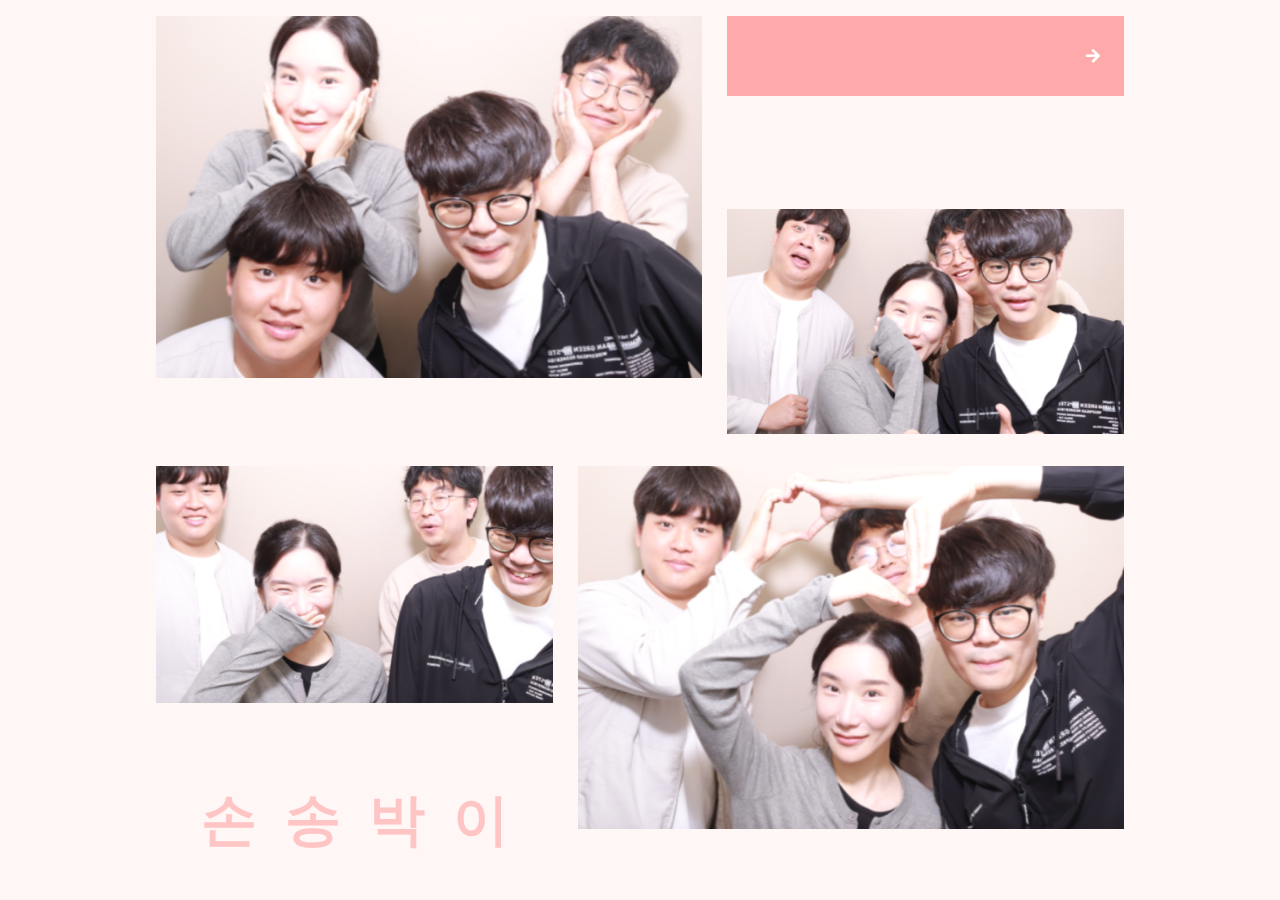
<file: Group_Page/index.html>
<!DOCTYPE html>
<html lang="en">
  <head>
    <title>W3.CSS Template</title>
    <meta charset="UTF-8" />
    <meta name="viewport" content="width=device-width, initial-scale=1" />
    <link
      rel="stylesheet"
      href="https://cdnjs.cloudflare.com/ajax/libs/font-awesome/5.8.2/css/all.min.css"
    />
  </head>
  <style>
    * {
      box-sizing: border-box;
      padding: 0px;
      margin: 0px;
    }
    .container {
      width: 100vw;
      height: 100vh;
      text-align: center;
      background-color: #fff6f6;
      display: flex;
      flex-direction: column;
      align-items: center;
      position: relative;
    }

    .first_line {
      width: 80%;
      height: 50%;
      display: flex;
      flex-direction: row-reverse;
      justify-content: space-around;
      padding: 16px;
    }

    .first_line .sub_container1 {
      width: 55%;
      height: 100%;
      overflow: hidden;
    }

    .img1 {
      width: 100%;
    }

    .first_line .sub_container2 {
      display: flex;
      flex-direction: column;
      justify-content: space-between;
      width: 40%;
      height: 100%;
    }

    .arrow {
      background-color: #ffaaaa;
      margin-bottom: 16px;
      height: 80px;
      position: relative;
      display: flex;
      align-items: center;
    }

    .arrow:hover {
      cursor: pointer;
    }

    .second_line {
      width: 80%;
      height: 50%;
      display: flex;
      flex-direction: row-reverse;
      justify-content: space-around;
      padding: 16px;
    }

    .second_line .sub_container1 {
      display: flex;
      flex-direction: column;
      width: 40%;
      height: 100%;
      justify-content: space-between;
    }

    .text-box {
      font-size: 56px;
      font-weight: bolder;
      color: #ffc5c5;
      height: 30%;
      display: flex;
      align-items: center;
      justify-content: center;
    }

    .second_line .sub_container2 {
      width: 55%;
      height: 100%;
      overflow: hidden;
    }

    .img-wrapper {
      height: 70%;
      overflow: hidden;
    }

    .img3 {
      width: 100%;
    }

    .arro-icon {
      position: absolute;
      right: 24px;
    }

    .img4 {
      width: 100%;
    }

    @media (max-width: 1000px) {
      .container {
        height: auto;
      }

      .first_line {
        height: auto;
        flex-direction: column;
        align-items: center;
      }

      .first_line .sub_container1 {
        width: 80%;
      }

      .first_line .sub_container2 {
        flex-direction: column;
        justify-content: space-between;
        width: 80%;
        margin-bottom: 16px;
      }

      .second_line {
        height: auto;
        flex-direction: column;
        align-items: center;
      }

      .second_line .sub_container1 {
        width: 80%;
      }

      .second_line .sub_container2 {
        width: 80%;
        height: auto;
        margin-bottom: 16px;
      }

      .text-box {
        font-size: 8vw;
      }
    }
  </style>
  <body>
    <div class="container">
      <div class="first_line">
        <div class="sub_container2">
          <div class="arrow" id="arrow">
            <i class="fas fa-arrow-right arro-icon" style="color: #ffffff"></i>
          </div>
          <img src="img/team/team_2.png" , alt="..." class="img2" />
        </div>
        <div class="sub_container1">
          <img src="img/team/team_1.png" , alt="..." class="img1" />
        </div>
      </div>
      <div class="second_line">
        <div class="sub_container2">
          <img src="img/team/team_4.png" , alt="..." class="img4" />
        </div>
        <div class="sub_container1">
          <div class="img-wrapper">
            <img src="img/team/team_3.png" , alt="..." class="img3" />
          </div>
          <div class="text-box">손&nbsp&nbsp송&nbsp&nbsp박&nbsp&nbsp이</div>
        </div>
      </div>
    </div>

    <script>
      document.getElementById("arrow").onclick = () => {
        location.href = "main.html";
      };
    </script>
  </body>
</html>
</file>
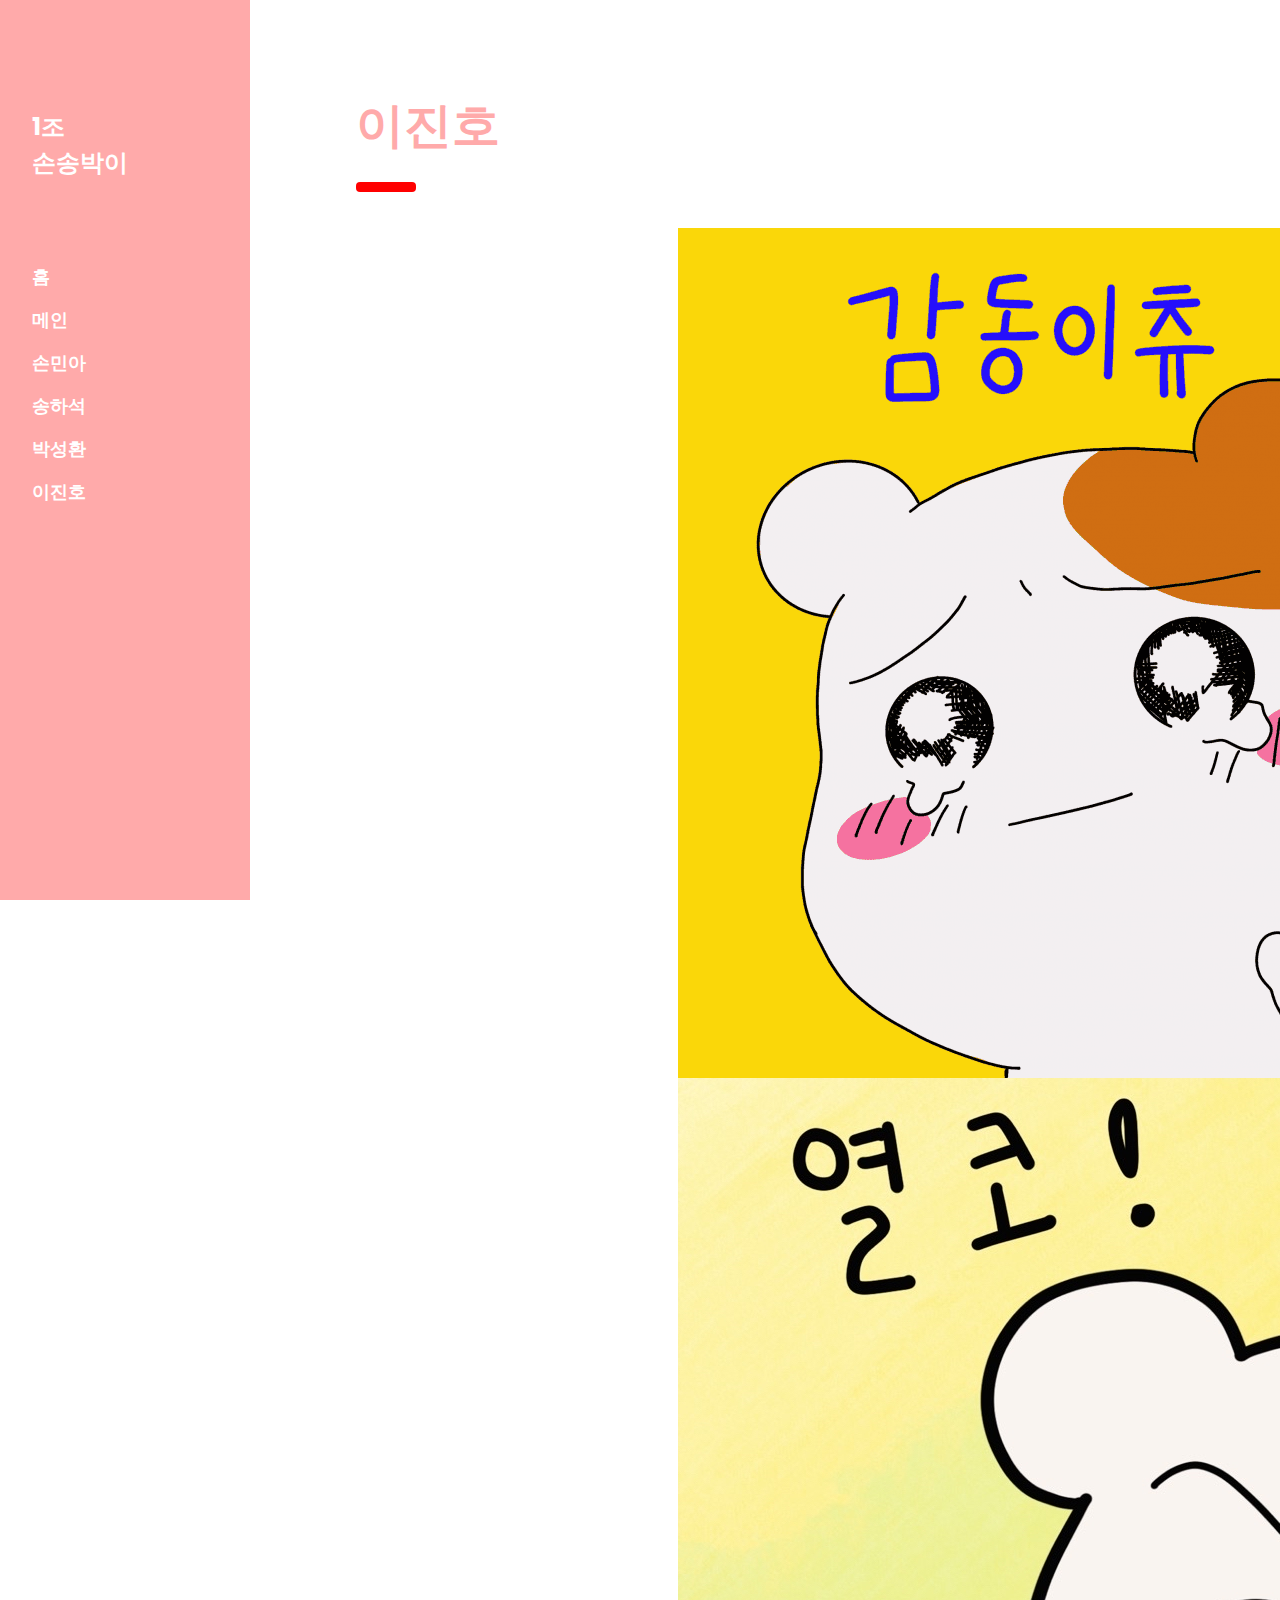
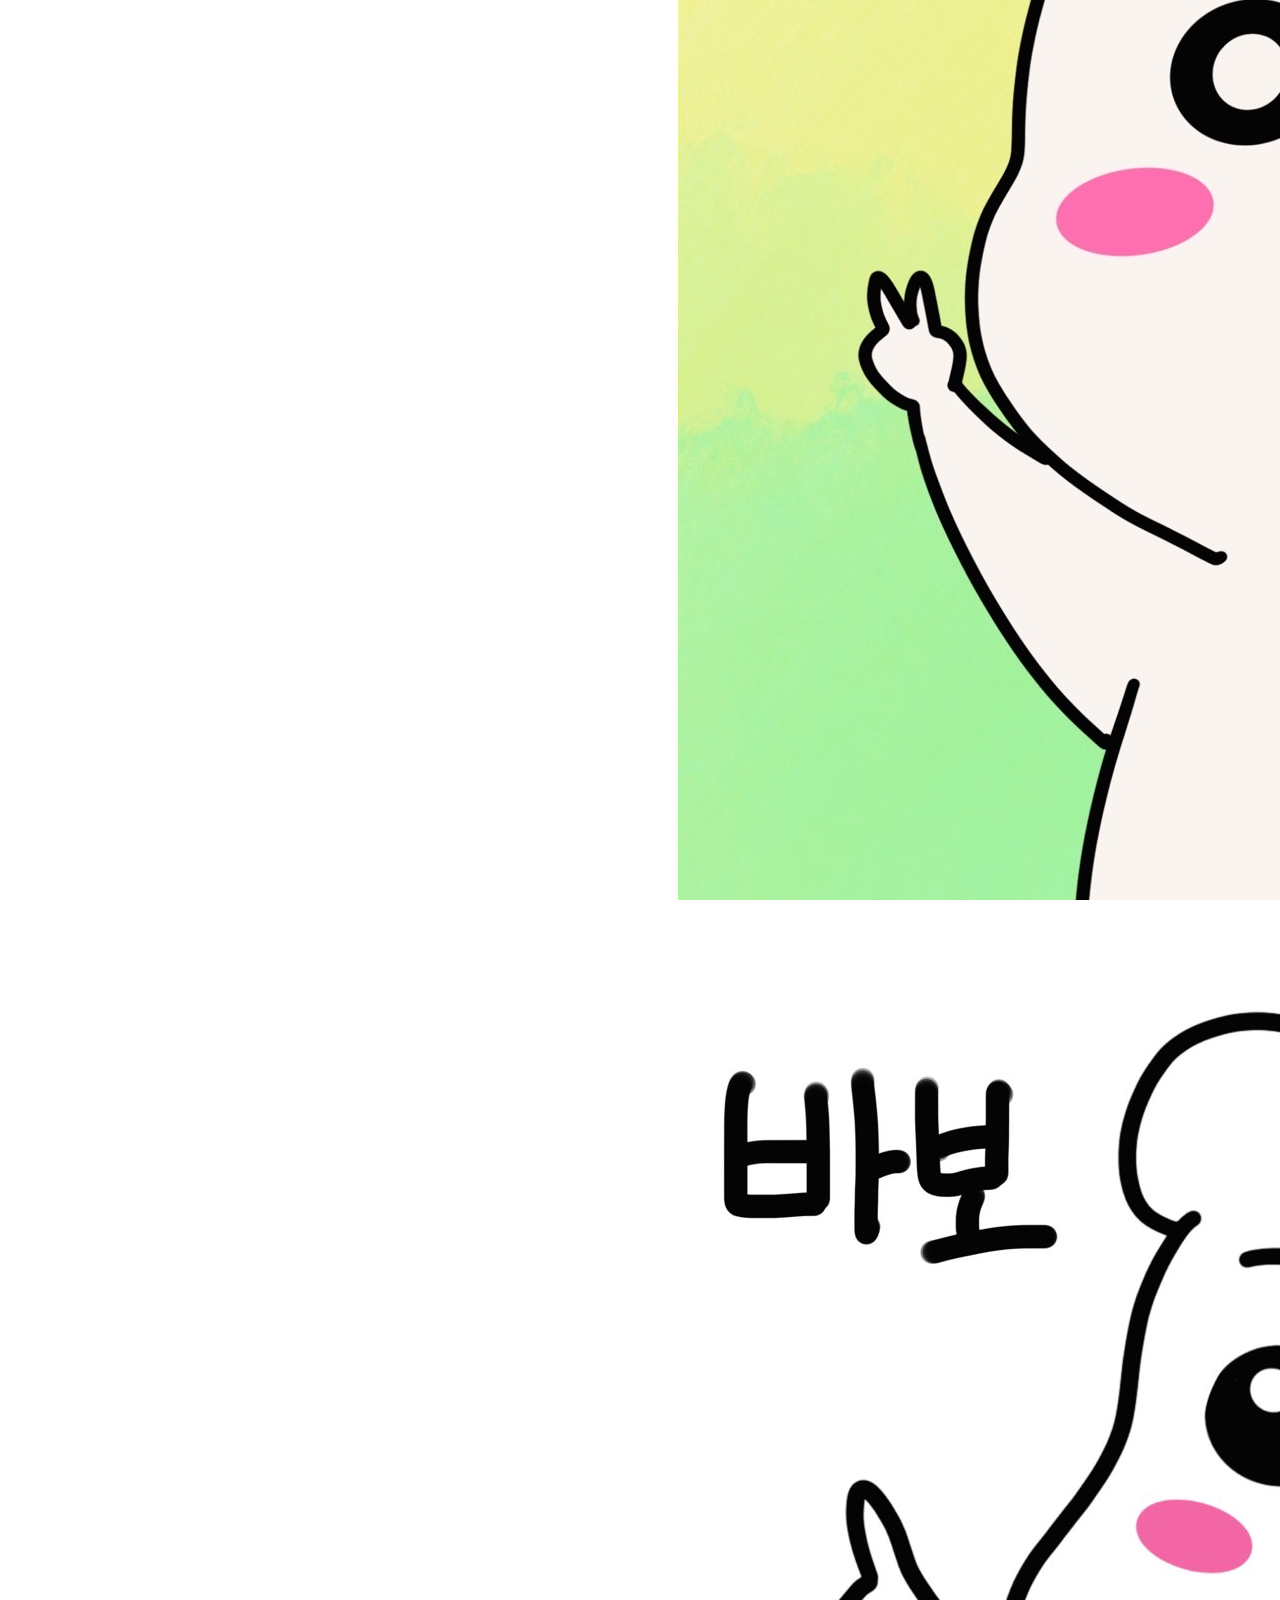
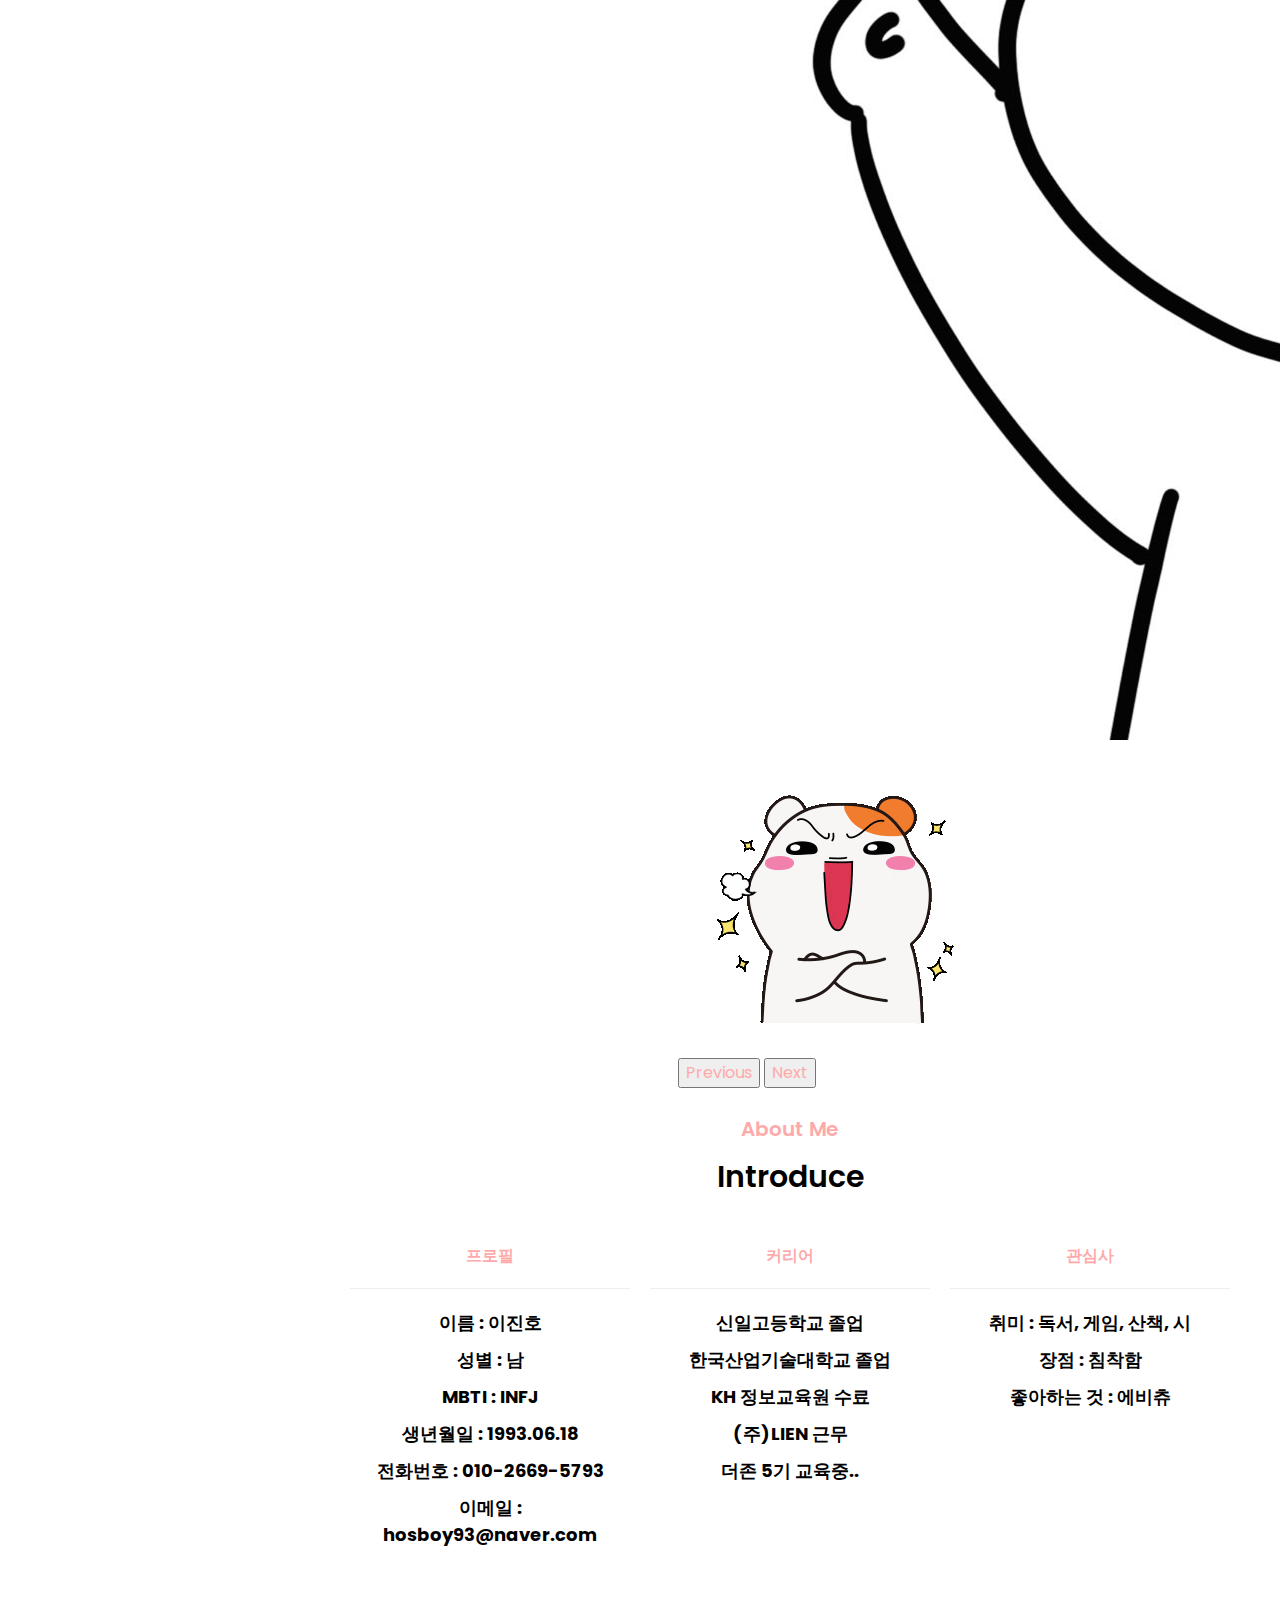
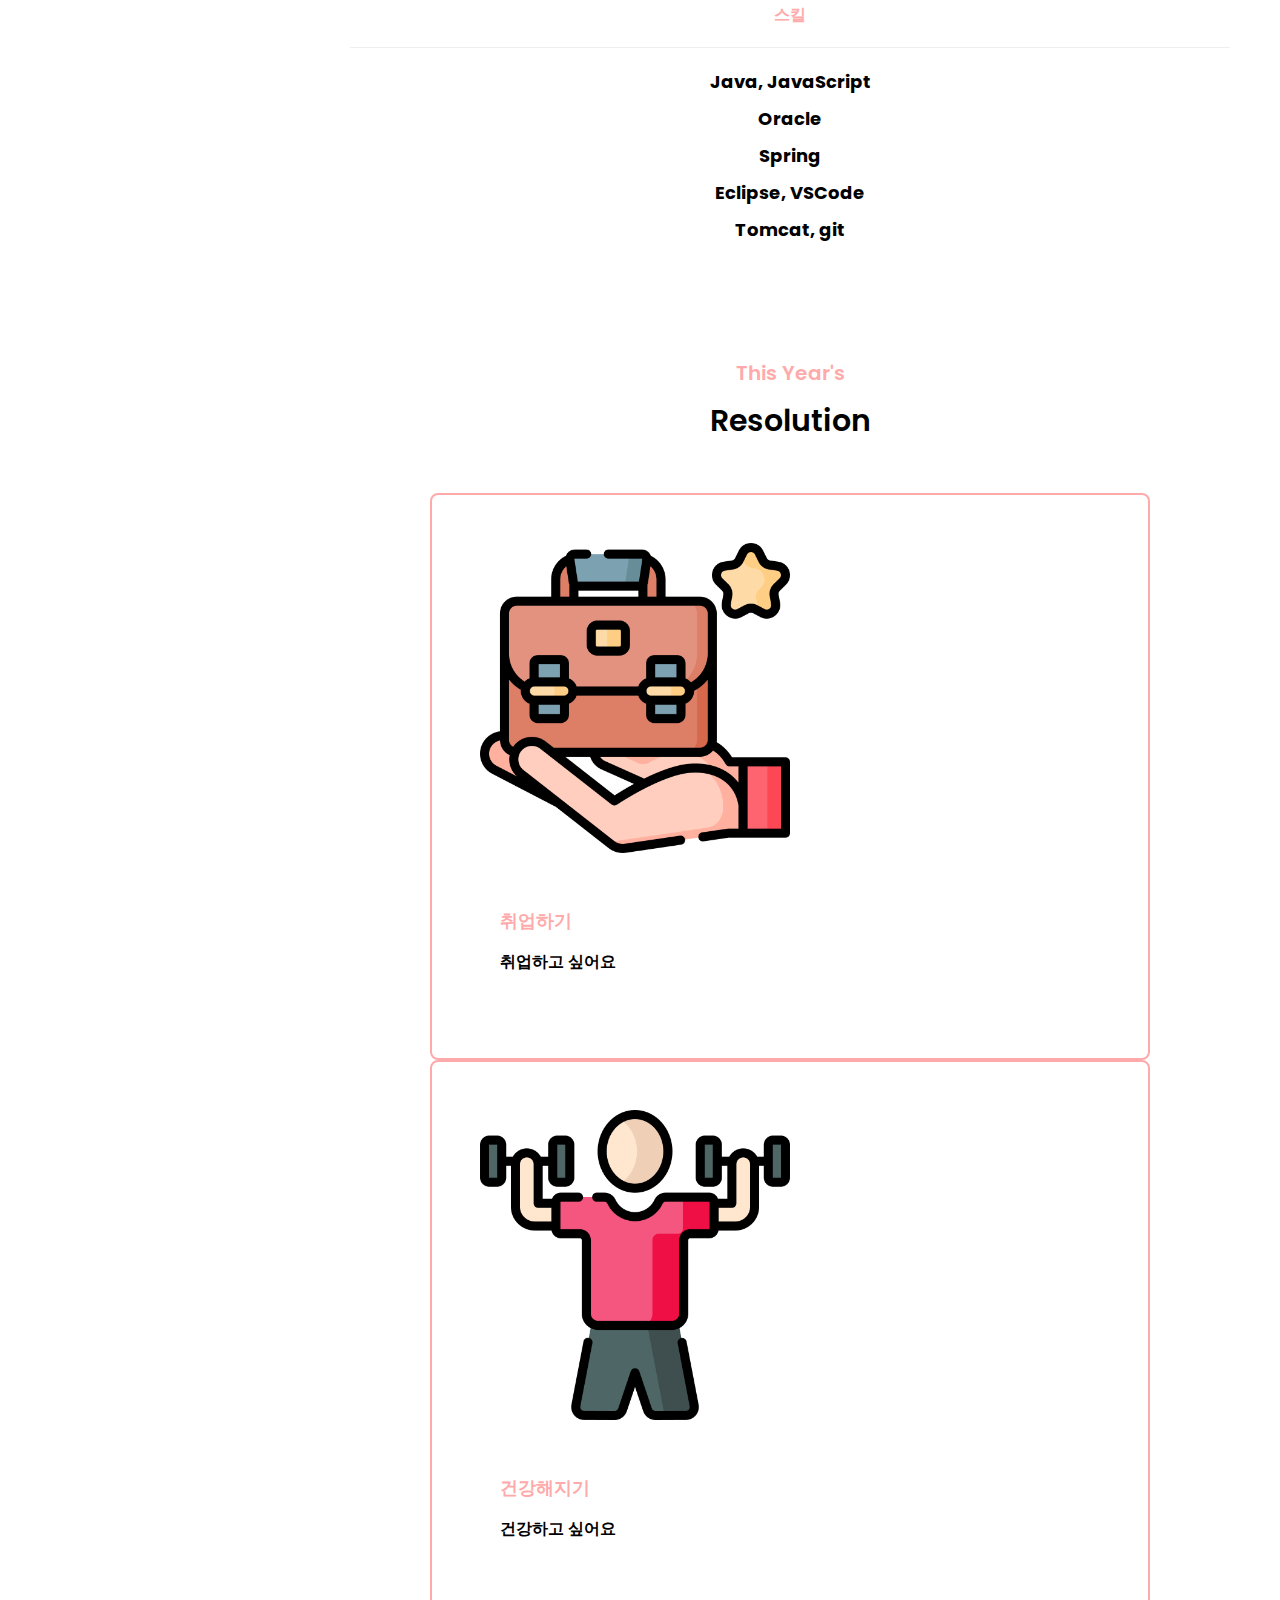
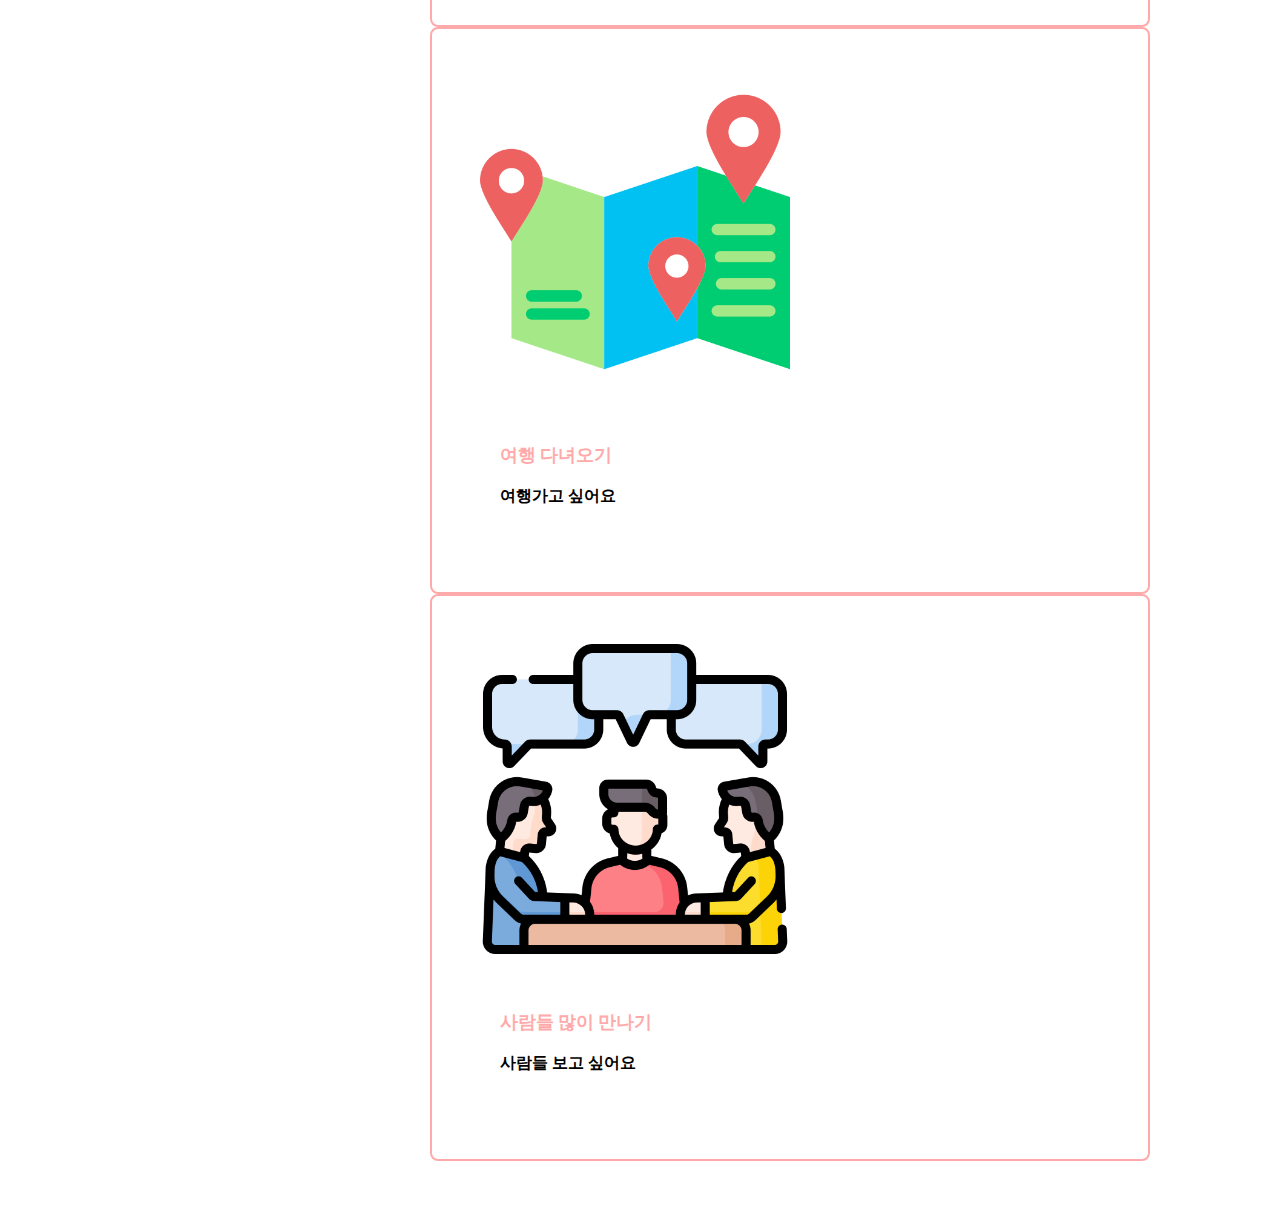
<file: Group_Page/ljh.html>
<!DOCTYPE html>
<html lang="en">
  <head>
    <title>W3.CSS Template</title>
    <meta charset="UTF-8" />
    <meta name="viewport" content="width=device-width, initial-scale=1" />
    <link rel="stylesheet" href="https://www.w3schools.com/w3css/4/w3.css" />
    <link
      href="https://cdn.jsdelivr.net/npm/bootstrap@5.2.3/dist/css/bootstrap.min.css"
      rel="stylesheet"
      integrity="sha384-rbsA2VBKQhggwzxH7pPCaAqO46MgnOM80zW1RWuH61DGLwZJEdK2Kadq2F9CUG65"
      crossorigin="anonymous"
    />
    <link
      rel="stylesheet"
      href="https://fonts.googleapis.com/css?family=Poppins"
    />
    <script
      src="https://cdn.jsdelivr.net/npm/bootstrap@5.2.3/dist/js/bootstrap.bundle.min.js"
      integrity="sha384-kenU1KFdBIe4zVF0s0G1M5b4hcpxyD9F7jL+jjXkk+Q2h455rYXK/7HAuoJl+0I4"
      crossorigin="anonymous"
    ></script>
    <link rel="stylesheet" type="text/css" href="css/ljh.css" />
  </head>
  <body>
    <!-- Sidebar/menu -->
    <nav
      class="w3-sidebar w3-red w3-collapse w3-top w3-large w3-padding"
      style="z-index: 3; width: 250px; font-weight: bold"
      id="mySidebar"
    >
      <br />
      <a
        href="javascript:void(0)"
        onclick="w3_close()"
        class="w3-button w3-hide-large w3-display-topleft"
        style="width: 100%; font-size: 22px"
        >Close Menu</a
      >
      <div class="w3-container">
        <h3 class="w3-padding-64">
          <b>1조<br />손송박이</b>
        </h3>
      </div>
      <div class="w3-bar-block">
        <a
          href="index.html"
          onclick="w3_close()"
          class="w3-bar-item w3-button w3-hover-white"
          >홈</a
        >
        <a
          href="main.html"
          onclick="w3_close()"
          class="w3-bar-item w3-button w3-hover-white"
          >메인</a
        >
        <a
          href="sma.html"
          onclick="w3_close()"
          class="w3-bar-item w3-button w3-hover-white"
          >손민아</a
        >
        <a
          href="shs.html"
          onclick="w3_close()"
          class="w3-bar-item w3-button w3-hover-white"
          >송하석</a
        >
        <a
          href="psh.html"
          onclick="w3_close()"
          class="w3-bar-item w3-button w3-hover-white"
          >박성환</a
        >
        <a
          href="ljh.html"
          onclick="w3_close()"
          class="w3-bar-item w3-button w3-hover-white"
          >이진호</a
        >
      </div>
    </nav>

    <!-- Top menu on small screens -->
    <header
      class="w3-container w3-top w3-hide-large w3-red w3-xlarge w3-padding"
    >
      <a
        href="javascript:void(0)"
        class="w3-button w3-red w3-margin-right"
        onclick="w3_open()"
        >☰</a
      >
      <span id="titleName"><b>손송박이</b></span>
    </header>

    <!-- Overlay effect when opening sidebar on small screens -->
    <div
      class="w3-overlay w3-hide-large"
      onclick="w3_close()"
      style="cursor: pointer"
      title="close side menu"
      id="myOverlay"
    ></div>

    <!-- !PAGE CONTENT! -->
    <div class="w3-main" style="margin-left: 340px; margin-right: 40px">
      <!-- Header -->
      <div class="w3-container" style="margin-top: 80px" id="showcase">
        <h1 class="w3-xxxlarge w3-text" style="color: #ffaaaa">
          <a
            href="http://192.168.0.172:8091/Group_Homework/map.html"
            target="blank"
            ><b>이진호</b></a
          >
        </h1>
        <hr style="width: 50px; border: 5px solid red" class="w3-round" />
      </div>
      <!-- About Me start-->
      <div class="introduceContainer">
        <!-- carousel start -->
        <div class="carouselContainer">
          <div
            id="carouselExampleControls"
            class="carousel slide"
            data-bs-ride="carousel"
          >
            <div class="carousel-inner">
              <div class="carousel-item active">
                <img
                  src="img/ljh/ebichu1.png"
                  class="d-block w-100"
                  alt="..."
                />
              </div>
              <div class="carousel-item">
                <img
                  src="img/ljh/ebichu2.jpg"
                  class="d-block w-100"
                  alt="..."
                />
              </div>
              <div class="carousel-item">
                <img
                  src="img/ljh/ebichu3.jpg"
                  class="d-block w-100"
                  alt="..."
                />
              </div>
              <div class="carousel-item">
                <img
                  src="img/ljh/ebichu4.gif"
                  class="d-block w-100"
                  alt="..."
                />
              </div>
            </div>
            <button
              class="carousel-control-prev"
              type="button"
              data-bs-target="#carouselExampleControls"
              data-bs-slide="prev"
            >
              <span
                class="carousel-control-prev-icon"
                aria-hidden="true"
              ></span>
              <span class="visually-hidden">Previous</span>
            </button>
            <button
              class="carousel-control-next"
              type="button"
              data-bs-target="#carouselExampleControls"
              data-bs-slide="next"
            >
              <span
                class="carousel-control-next-icon"
                aria-hidden="true"
              ></span>
              <span class="visually-hidden">Next</span>
            </button>
          </div>
        </div>
        <!-- carousel end -->
        <h4 id="about">About Me</h4>
        <h2 id="introduce">Introduce</h2>
        <div class="introduceList">
          <div class="profile">
            <span>프로필</span>
            <hr />
            <div class="info">
              <div>이름 : 이진호</div>
              <div>성별 : 남</div>
              <div>MBTI : INFJ</div>
              <div>생년월일 : 1993.06.18</div>
              <div>전화번호 : 010-2669-5793</div>
              <div>이메일 : hosboy93@naver.com</div>
            </div>
          </div>
          <div class="career">
            <span>커리어</span>
            <hr />
            <div class="info">
              <div>신일고등학교 졸업</div>
              <div>한국산업기술대학교 졸업</div>
              <div>KH 정보교육원 수료</div>
              <div>(주)LIEN 근무</div>
              <div>더존 5기 교육중..</div>
            </div>
          </div>
          <div class="interesting">
            <span>관심사</span>
            <hr />
            <div class="info">
              <div>취미 : 독서, 게임, 산책, 시</div>
              <div>장점 : 침착함</div>
              <div>좋아하는 것 : 에비츄</div>
            </div>
          </div>
          <div class="skill">
            <span>스킬</span>
            <hr />
            <div class="info">
              <div>Java, JavaScript</div>
              <div>Oracle</div>
              <div>Spring</div>
              <div>Eclipse, VSCode</div>
              <div>Tomcat, git</div>
            </div>
          </div>
        </div>
        <!-- About Me end -->
      </div>
      <!-- Goal start -->
      <div class="goalContainer">
        <div class="goalTitle">
          <h4 id="about">This Year's</h4>
          <h2 id="introduce">Resolution</h2>
        </div>
        <div class="row row-cols-1 row-cols-md-2 g-4">
          <div class="col">
            <div class="card">
              <img
                src="img/ljh/company_icon.png"
                class="card-img-top"
                alt="..."
              />
              <div class="card-body">
                <h5 class="card-title">취업하기</h5>
                <p class="card-text">취업하고 싶어요</p>
              </div>
            </div>
          </div>
          <div class="col">
            <div class="card">
              <img
                src="img/ljh/health_icon.png"
                class="card-img-top"
                alt="..."
              />
              <div class="card-body">
                <h5 class="card-title">건강해지기</h5>
                <p class="card-text">건강하고 싶어요</p>
              </div>
            </div>
          </div>
          <div class="col">
            <div class="card">
              <img
                src="img/ljh/travle_icon.png"
                class="card-img-top"
                alt="..."
              />
              <div class="card-body">
                <h5 class="card-title">여행 다녀오기</h5>
                <p class="card-text">여행가고 싶어요</p>
              </div>
            </div>
          </div>
          <div class="col">
            <div class="card">
              <img src="img/ljh/meet_icon.png" class="card-img-top" alt="..." />
              <div class="card-body">
                <h5 class="card-title">사람들 많이 만나기</h5>
                <p class="card-text">사람들 보고 싶어요</p>
              </div>
            </div>
          </div>
        </div>
      </div>
    </div>
    <script>
      // Script to open and close sidebar
      function w3_open() {
        document.getElementById("mySidebar").style.display = "block";
        document.getElementById("myOverlay").style.display = "block";
      }

      function w3_close() {
        document.getElementById("mySidebar").style.display = "none";
        document.getElementById("myOverlay").style.display = "none";
      }

      // Modal Image Gallery
      function onClick(element) {
        document.getElementById("img01").src = element.src;
        document.getElementById("modal01").style.display = "block";
        var captionText = document.getElementById("caption");
        captionText.innerHTML = element.alt;
      }
    </script>
  </body>
</html>
</file>
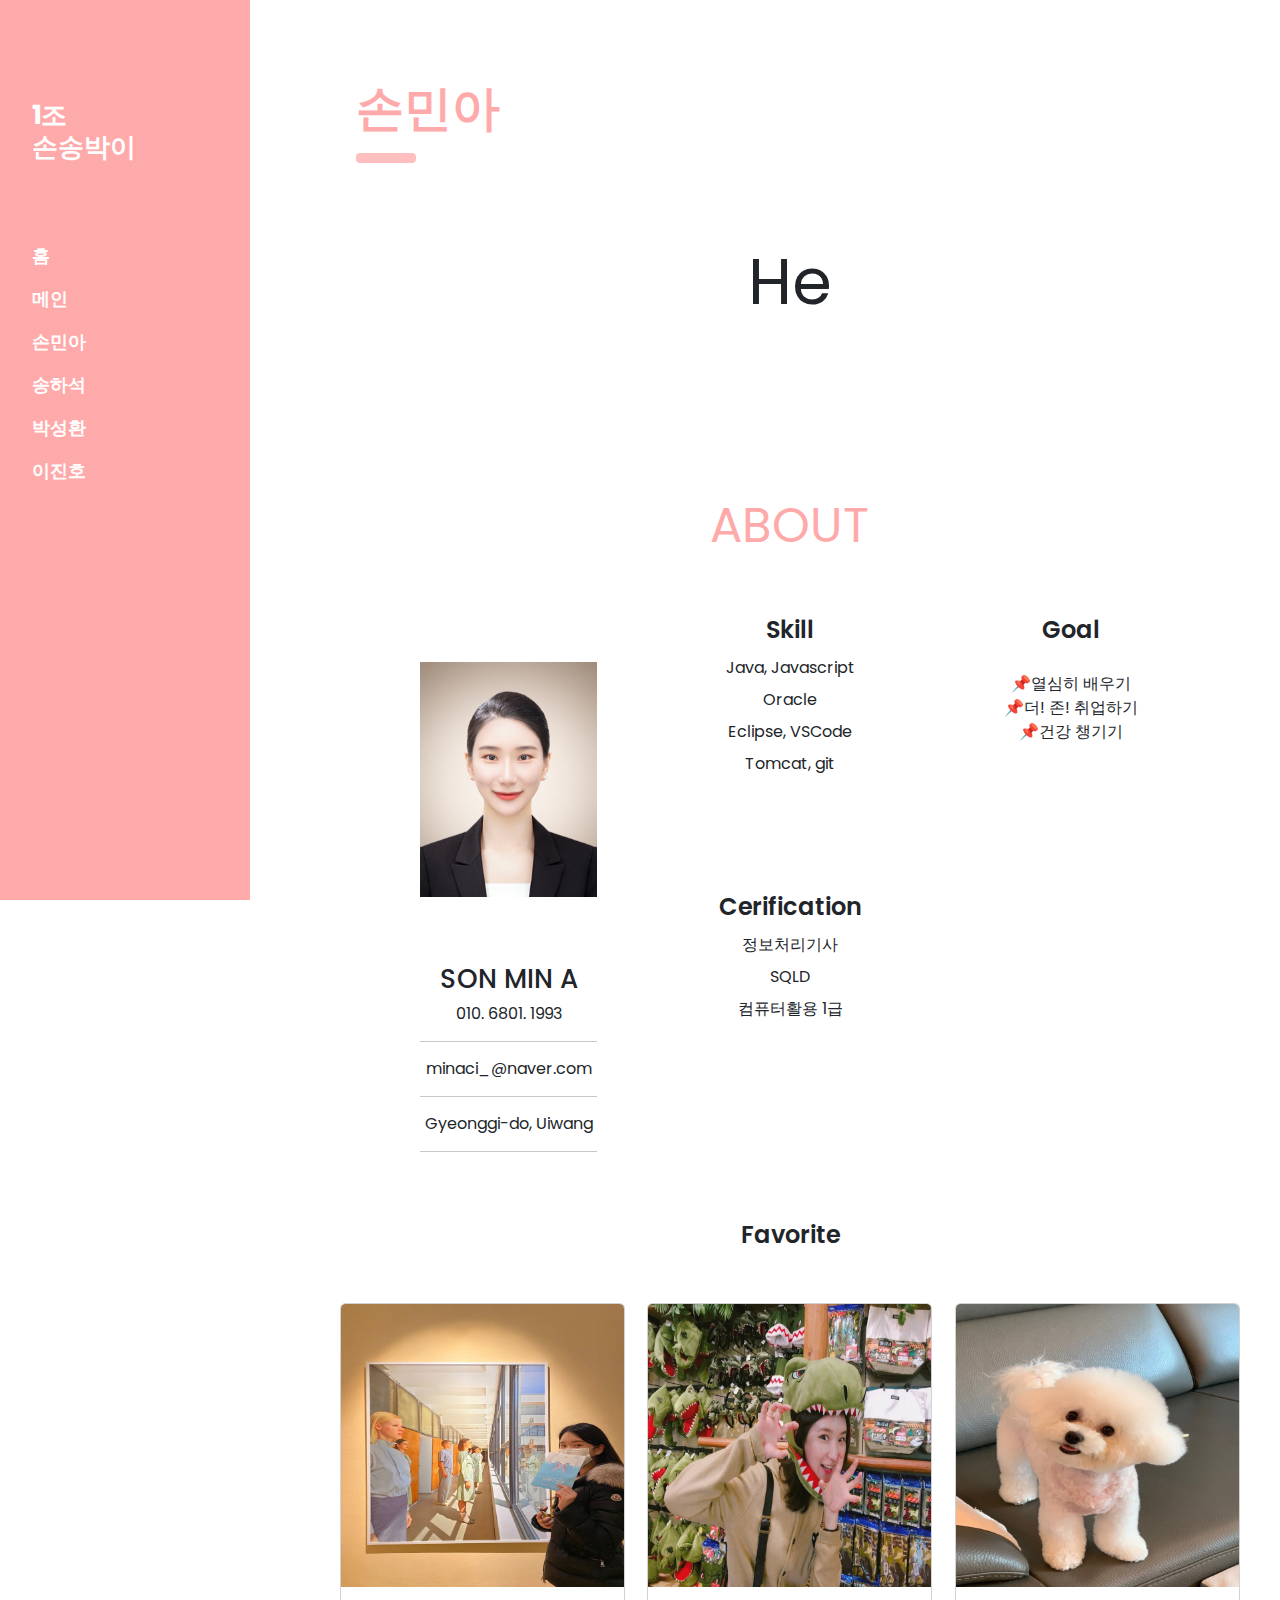
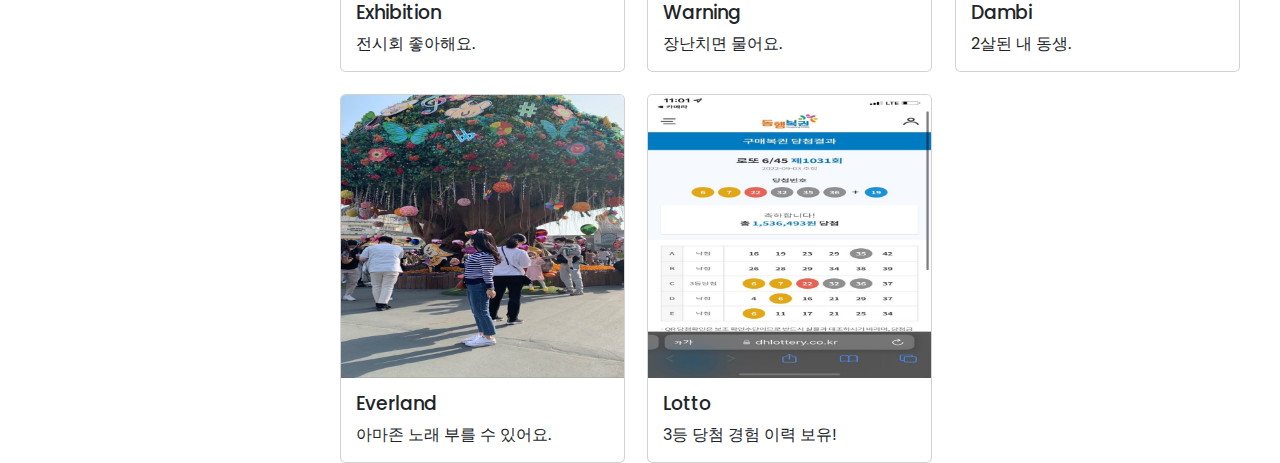
<file: Group_Page/sma.html>
<!DOCTYPE html>
<html lang="en">
  <head>
    <title>손민아 자기소개</title>
    <meta charset="UTF-8" />
    <meta name="viewport" content="width=device-width, initial-scale=1" />
    <link rel="stylesheet" href="https://www.w3schools.com/w3css/4/w3.css" />
    <link
      rel="stylesheet"
      href="https://fonts.googleapis.com/css?family=Poppins"
    />
    <!-- CSS only -->
    <link
      href="https://cdn.jsdelivr.net/npm/bootstrap@5.2.3/dist/css/bootstrap.min.css"
      rel="stylesheet"
    />
    <link rel="stylesheet" href="./css/sma.css" />
    <!-- JavaScript Bundle with Popper -->
    <script src="https://cdn.jsdelivr.net/npm/bootstrap@5.2.3/dist/js/bootstrap.bundle.min.js"></script>
  </head>

  <body>
    <!-- Sidebar/menu -->
    <nav
      class="w3-sidebar w3-red w3-collapse w3-top w3-large w3-padding"
      style="z-index: 3; width: 250px; font-weight: bold"
      id="mySidebar"
    >
      <br />
      <a
        href="javascript:void(0)"
        onclick="w3_close()"
        class="w3-button w3-hide-large w3-display-topleft"
        style="width: 100%; font-size: 22px"
        >Close Menu</a
      >
      <div class="w3-container">
        <h3 class="w3-padding-64">
          <b>1조<br />손송박이</b>
        </h3>
      </div>
      <div class="w3-bar-block">
        <a
          href="index.html"
          onclick="w3_close()"
          class="w3-bar-item w3-button w3-hover-white"
          >홈</a
        >
        <a
          href="main.html"
          onclick="w3_close()"
          class="w3-bar-item w3-button w3-hover-white"
          >메인</a
        >
        <a
          href="sma.html"
          onclick="w3_close()"
          class="w3-bar-item w3-button w3-hover-white"
          >손민아</a
        >
        <a
          href="shs.html"
          onclick="w3_close()"
          class="w3-bar-item w3-button w3-hover-white"
          >송하석</a
        >
        <a
          href="psh.html"
          onclick="w3_close()"
          class="w3-bar-item w3-button w3-hover-white"
          >박성환</a
        >
        <a
          href="ljh.html"
          onclick="w3_close()"
          class="w3-bar-item w3-button w3-hover-white"
          >이진호</a
        >
      </div>
    </nav>

    <!-- Top menu on small screens -->
    <header
      class="w3-container w3-top w3-hide-large w3-red w3-xlarge w3-padding"
    >
      <a
        href="javascript:void(0)"
        class="w3-button w3-red w3-margin-right"
        onclick="w3_open()"
        >☰</a
      >
      <span id="titleName"><b>손송박이</b></span>
    </header>

    <!-- Overlay effect when opening sidebar on small screens -->
    <div
      class="w3-overlay w3-hide-large"
      onclick="w3_close()"
      style="cursor: pointer"
      title="close side menu"
      id="myOverlay"
    ></div>

    <!-- !PAGE CONTENT! -->
    <div class="w3-main" style="margin-left: 340px; margin-right: 40px">
      <!-- Header -->
      <div class="w3-container" style="margin-top: 80px" id="showcase">
        <h1 class="w3-xxxlarge w3-text" style="color: #ffaaaa">
          <a
            href="http://192.168.0.195:8090/Group_Homework/map.html"
            target="blank"
            ><b>손민아</b></a
          >
        </h1>
        <hr style="width: 50px; border: 5px solid red" class="w3-round" />
      </div>

      <!-- 타이핑 효과 -->
      <div class="header text">
        <span id="dynamic" class="text"></span>
      </div>

      <div class="content-box">
        <div class="about">
          <p id="about">ABOUT</p>
        </div>
        <div class="info">
          <div class="profile">
            <div class="photo">
              <img src="./img/minaci/minaci.png" alt="" />
            </div>
            <h3>SON MIN A</h3>

            <p>010. 6801. 1993</p>
            <hr />
            <p>minaci_@naver.com</p>
            <hr />
            <p>Gyeonggi-do, Uiwang</p>
            <hr />
          </div>
          <div class="career">
            <div class="skill">
              <p class="infotitle">Skill</p>

              <p>Java, Javascript</p>
              <p>Oracle</p>
              <p>Eclipse, VSCode</p>
              <p>Tomcat, git</p>
            </div>
            <div class="cerification">
              <p class="infotitle">Cerification</p>
              <p>정보처리기사</p>
              <p>SQLD</p>
              <p>컴퓨터활용 1급</p>
            </div>
          </div>

          <div class="goal">
            <p class="infotitle">Goal</p>
            <p>📌열심히 배우기</p>
            <p>📌더! 존! 취업하기</p>
            <p>📌건강 챙기기</p>
          </div>
        </div>
      </div>

      <div class="photo"><span>Favorite</span></div>
      <div class="row row-cols-1 row-cols-md-3 g-4">
        <div class="col">
          <div class="card">
            <img
              src="./img/minaci/exhibition1.jpg"
              class="card-img-top"
              alt="..."
            />
            <div class="card-body">
              <h5 class="card-title">Exhibition</h5>
              <p class="card-text">전시회 좋아해요.</p>
            </div>
          </div>
        </div>
        <div class="col">
          <div class="card">
            <img
              src="./img/minaci/minaci2.jpg"
              class="card-img-top"
              alt="..."
            />
            <div class="card-body">
              <h5 class="card-title">Warning</h5>
              <p class="card-text">장난치면 물어요.</p>
            </div>
          </div>
        </div>
        <div class="col">
          <div class="card">
            <img
              src="./img/minaci/KakaoTalk_20230514_222608802_05.jpg"
              class="card-img-top"
              alt="..."
            />
            <div class="card-body">
              <h5 class="card-title">Dambi</h5>
              <p class="card-text">2살된 내 동생.</p>
            </div>
          </div>
        </div>
        <div class="col">
          <div class="card">
            <img
              src="./img/minaci/everland.jpg"
              class="card-img-top"
              alt="..."
            />
            <div class="card-body">
              <h5 class="card-title">Everland</h5>
              <p class="card-text">아마존 노래 부를 수 있어요.</p>
            </div>
          </div>
        </div>
        <div class="col">
          <div class="card">
            <img src="./img/minaci/lotto.jpg" class="card-img-top" alt="..." />
            <div class="card-body">
              <h5 class="card-title">Lotto</h5>
              <p class="card-text">3등 당첨 경험 이력 보유!</p>
            </div>
          </div>
        </div>
      </div>
    </div>

    <!-- End page content -->
    <script>
      const content = "Hello I'm Sonmina!";
      const text = document.getElementById("dynamic");
      let index = 0;
      let txt = "";

      function typing() {
        if (index < content.length) {
          txt += content[index];
          text.innerText = txt;
          index++;
        }
      }
      setInterval(typing, 320);
    </script>
  </body>
</html>
</file>
<file: Group_Page/css/ljh.css>
body,
h1,
h2,
h3,
h4,
h5 {
  font-family: "Poppins", sans-serif;
}
body {
  font-size: 16px;
}
#titleName {
  color: white;
  font-size: large;
}
.w3-half img {
  margin-bottom: -6px;
  margin-top: 16px;
  opacity: 0.8;
  cursor: pointer;
}
.w3-half img:hover {
  opacity: 1;
}
a {
  color: #ffaaaa;
  text-decoration: none;
}

a:hover {
  color: #ffaaaa;
}

#about,
#introduce {
  text-align: center;
  font-weight: 600;
}
#about {
  color: #ffaaaa;
}
.introduceContainer {
  width: 100%;
}
.card.card-body {
  width: 70%;
}

.carouselContainer {
  width: 100%;
  display: flex;
  justify-content: center;
  /* flex-basis: 100%; */
}
#carouselExampleControls {
  width: 25%;
  height: 100%;
  margin-top: 16px;
  margin-bottom: 16px;
}
.carousel-inner {
  border-radius: 50%;
  height: 100%;
}
span,
hr {
  color: #ffaaaa;
}
.introduceList {
  width: 100%;
  display: flex;
  flex-wrap: wrap;
  /* gap: 1rem; */
}
.introduceList > div {
  text-align: center;
  font-weight: bold;
  margin-top: 25px;
  padding: 10px;
  min-height: 200px;
  flex-basis: 250px;
  flex-grow: 1;
}
.info {
  display: flex;
  flex-direction: column;
  width: 100%;
  font-size: small;
}
.info > div {
  margin-bottom: 10px;
  font-size: large;
}
.goalContainer {
  padding: 5% 10% 5% 10%;
}
.goalTitle {
  margin: 50px 0px 50px 0px;
}
.card-body {
  padding: 20px;
}
.card-title {
  color: #ffaaaa;
  font-weight: 600;
}
.card {
  padding: 48px;
  border-radius: 8px;
  border: 2px solid #ffaaaa;
}
.card > img {
  width: 50%;
  height: 50%;
  margin: auto;
  margin-bottom: 24px;
}
p.card-text {
  margin-top: 16px;
  font-weight: 600;
}

.w3-red,
.w3-hover-red:hover {
  color: #fff !important;
  background-color: #ffaaaa !important;
}
</file>
<file: Group_Page/css/sma.css>
* {
  box-sizing: border-box;
}
body,
h1,
h2,
h3,
h4,
h5 {
  font-family: "Poppins", sans-serif;
}

p {
  margin: 0;
  padding: 0;
}
body {
  font-size: 16px;
}

.w3-half img {
  margin-bottom: -6px;
  margin-top: 16px;
  opacity: 0.8;
  cursor: pointer;
}

.w3-half img:hover {
  opacity: 1;
}

#titleName {
  color: white;
  font-size: large;
}

.header {
  text-align: center;
  font-size: 4em;
  margin: 56px 0px 160px 0px;
}
.content-box {
  width: 100%;
  /* border: 1px solid black; */
}

.about {
  width: 100%;
  /* border: 1px solid black; */
  text-align: center;
  font-size: 3em;
  color: #ffaaaa;
}

#about {
  margin: 50px 0px 50px 0px;
}

.info {
  display: flex;
  justify-content: space-evenly;
}
.profile {
  /* border: 1px solid black; */
  width: 25%;
  text-align: center;
  padding: 0 24px 0 24px;
}

.career {
  width: 25%;
}
.career p {
  margin-bottom: 8px;
}
.skill {
  /* border: 1px solid black; */
  height: 50%;
  text-align: center;
}

.cerification {
  /* border: 1px solid black; */
  height: 50%;
  text-align: center;
}
.goal {
  /* border: 1px solid black; */
  width: 25%;
  text-align: center;
}
.photo > img {
  width: 100%;
  margin-bottom: 16px;
}

.infotitle {
  font-size: 24px;
  font-weight: 600;
  margin-bottom: 24px;
}

.photo {
  text-align: center;
  font-size: 24px;
  margin: 50px 0px 50px 0px;
  font-weight: 600;
}

.w3-red,
.w3-hover-red:hover {
  color: #fff !important;
  background-color: #ffaaaa !important;
}

a {
  color: #ffaaaa;
  text-decoration: none;
}
a:hover {
  color: #ffaaaa;
}
</file>
